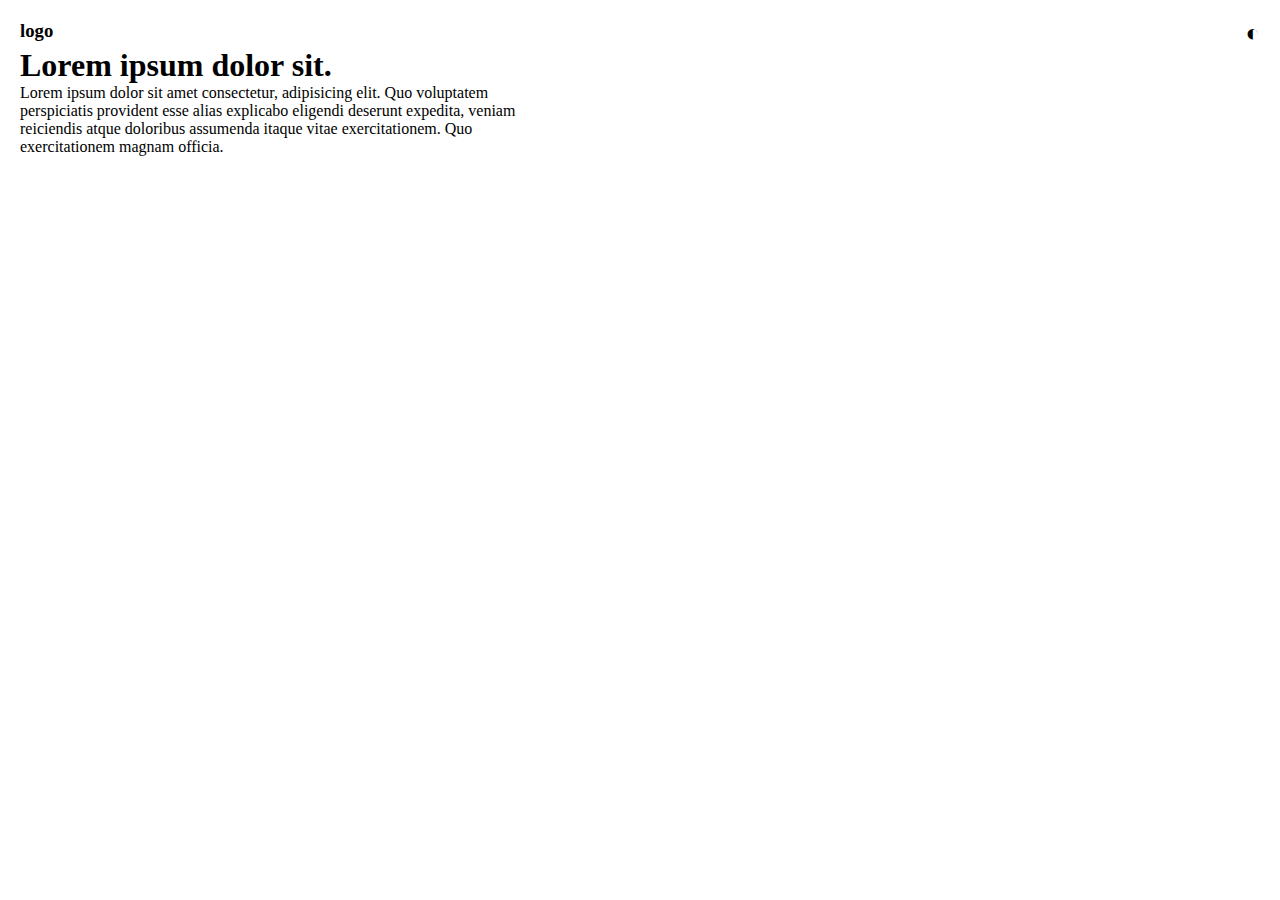
<file: dark-mode/index.html>
<!DOCTYPE html>
<html lang="en">
<head>
  <meta charset="UTF-8">
  <meta name="viewport" content="width=device-width, initial-scale=1.0">
  <title>Document</title>
  <link rel="stylesheet" href="css/style.css">
</head>
<body>
<header>
  <h3>logo</h3>
  <h2 onclick="switchDarkMode()">◐</h2>
</header>
<div class="cont">
  <h1>Lorem ipsum dolor sit.</h1>
  <p>
    Lorem ipsum dolor sit amet consectetur, adipisicing elit. Quo voluptatem perspiciatis provident esse alias explicabo eligendi deserunt expedita, veniam reiciendis atque doloribus assumenda itaque vitae exercitationem. Quo exercitationem magnam officia.
  </p>
</div>
</body>
<script src="./js/main.js"></script>
</html>
</file>
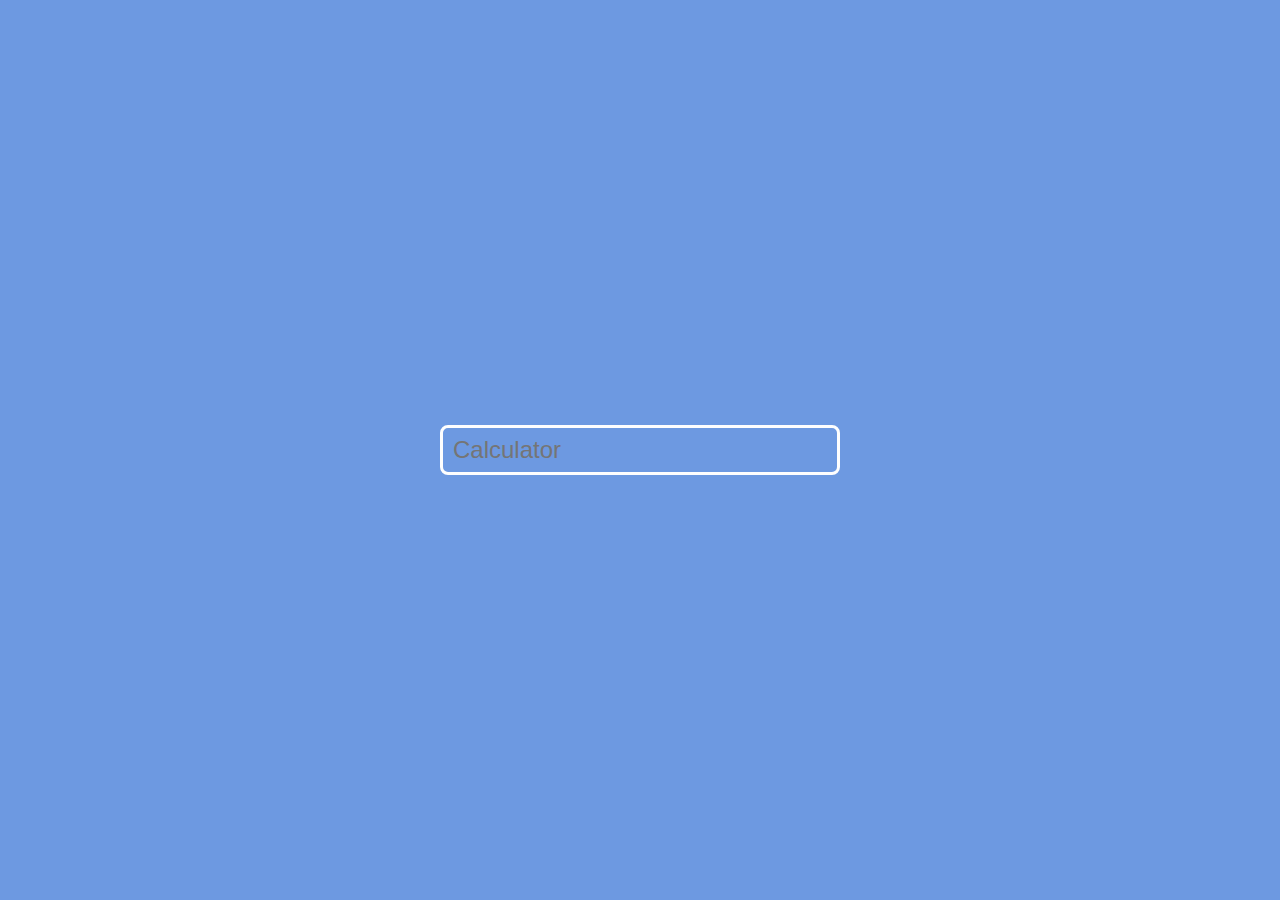
<file: easy-calculator/index.html>
<!DOCTYPE html>
<html lang="en">
<head>
    <meta charset="UTF-8">
    <meta name="viewport" content="width=device-width, initial-scale=1.0">
    <title>Document</title>
    <link rel="stylesheet" href="style.css">
</head>
<body>
<div class="cont">
    <input placeholder="Calculator" type="text" id="calc">
</div>
<script src="main.js"></script>
</body>
</html>
</file>
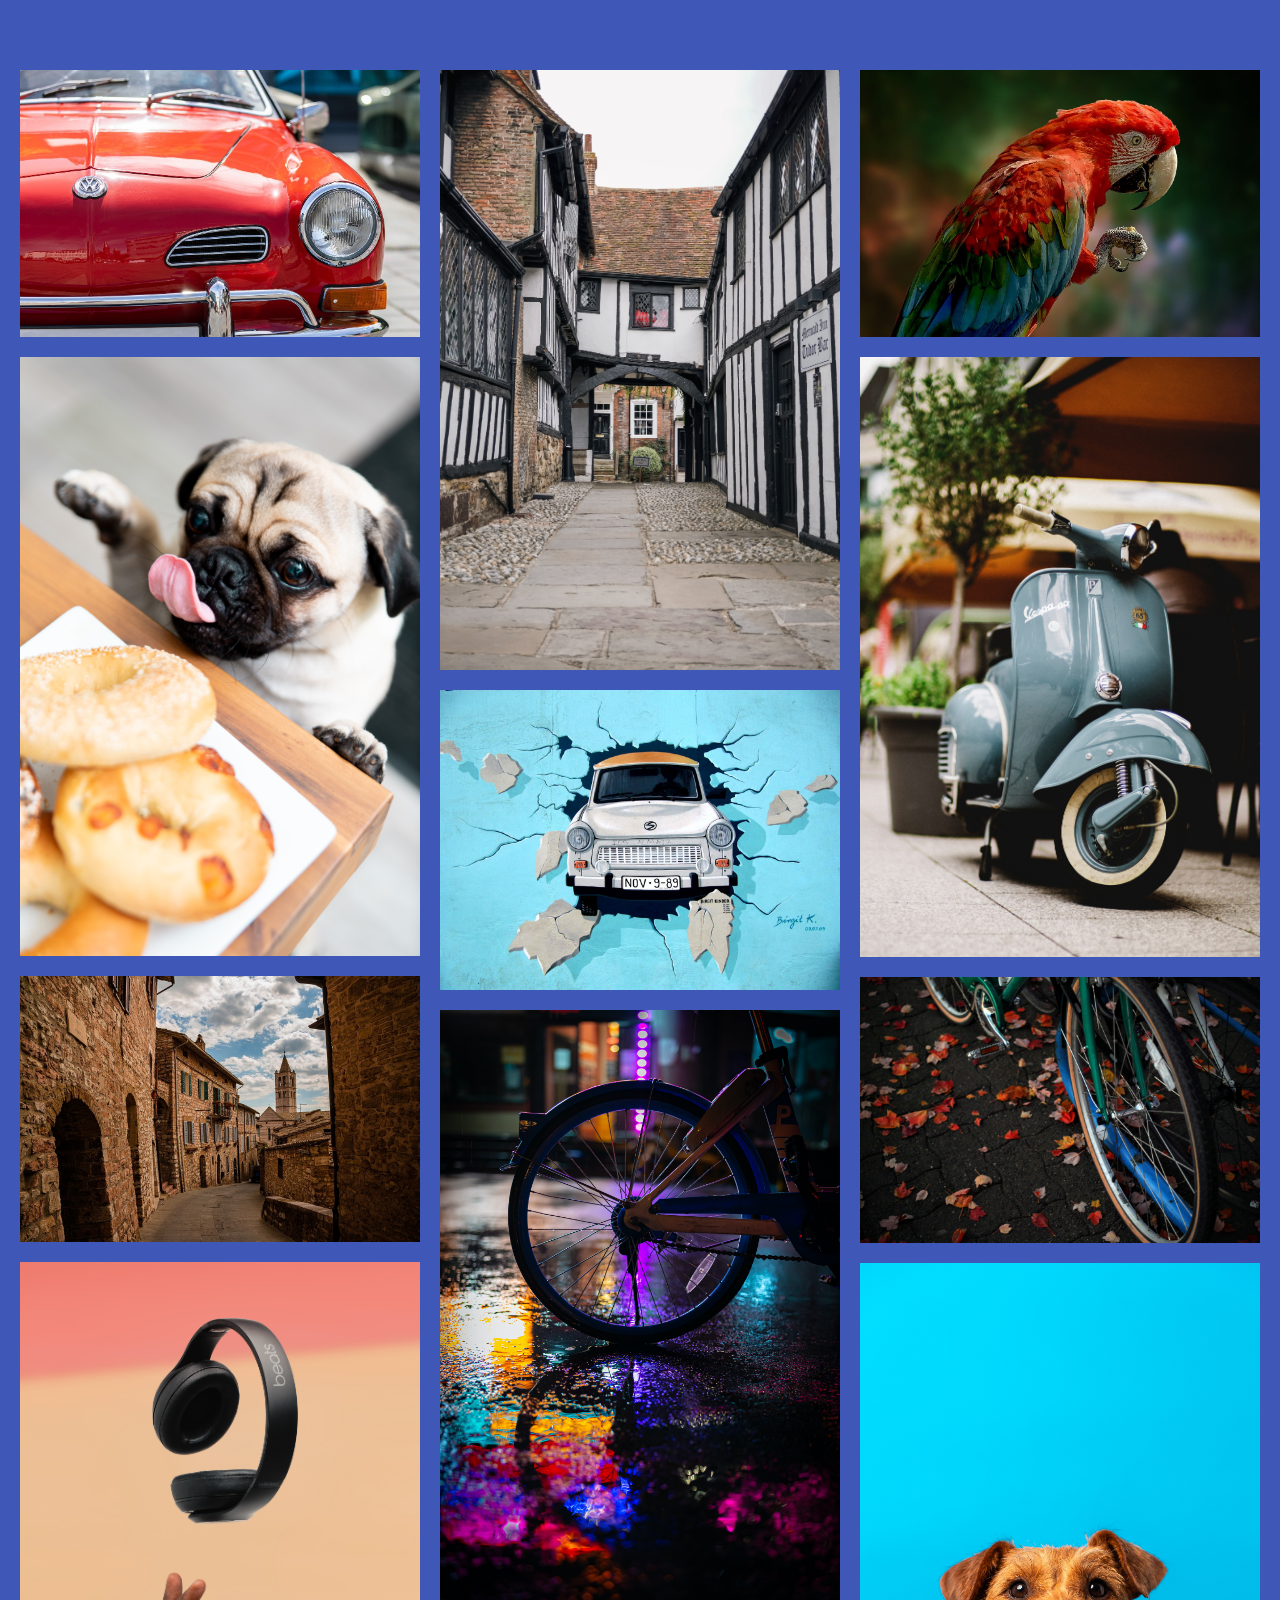
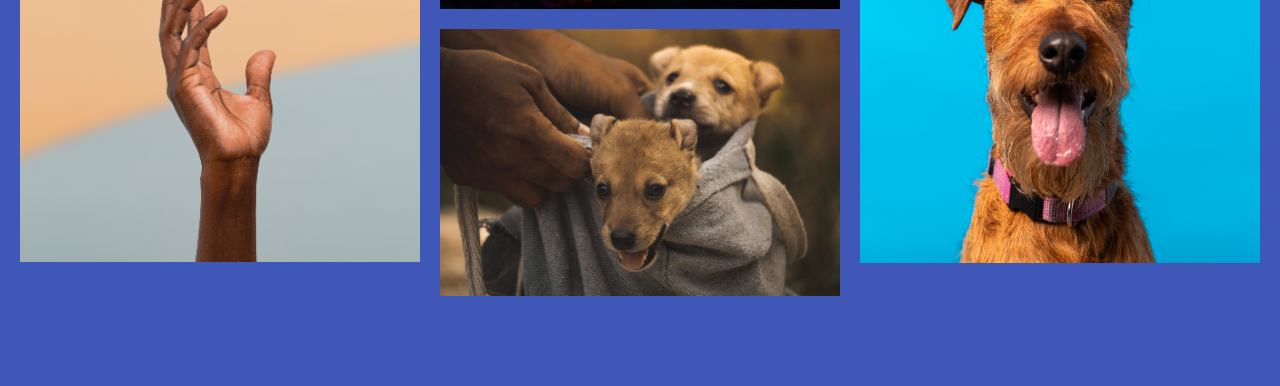
<file: img-modal/index.html>
<!DOCTYPE html>
<html>
<head>
    <meta charset="UTF-8">
    <meta name="viewport" content="width=device-width, initial-scale=1.0">
    <title>Document</title>
    <link rel="stylesheet" href="css/style.css">
</head>
<div class="cont">
    <div class="col">
        <img src="img/1.jpg">
        <img src="img/2.jpg">
        <img src="img/3.jpg">
        <img src="img/4.jpg">
    </div>
    <div class="col">
        <img src="img/5.jpg">
        <img src="img/6.jpg">
        <img src="img/7.jpg">
        <img src="img/8.jpg">
    </div>
    <div class="col">
        <img src="img/9.jpg">
        <img src="img/10.jpg">
        <img src="img/11.jpg">
        <img src="img/12.jpg">
    </div>
</div>

<div id="modal">
    <span id="close_icon">✖</span>
    <img id="modalImg">
</div>

<body>
</body>
<script src="./js/main.js"></script>
</html>
</file>
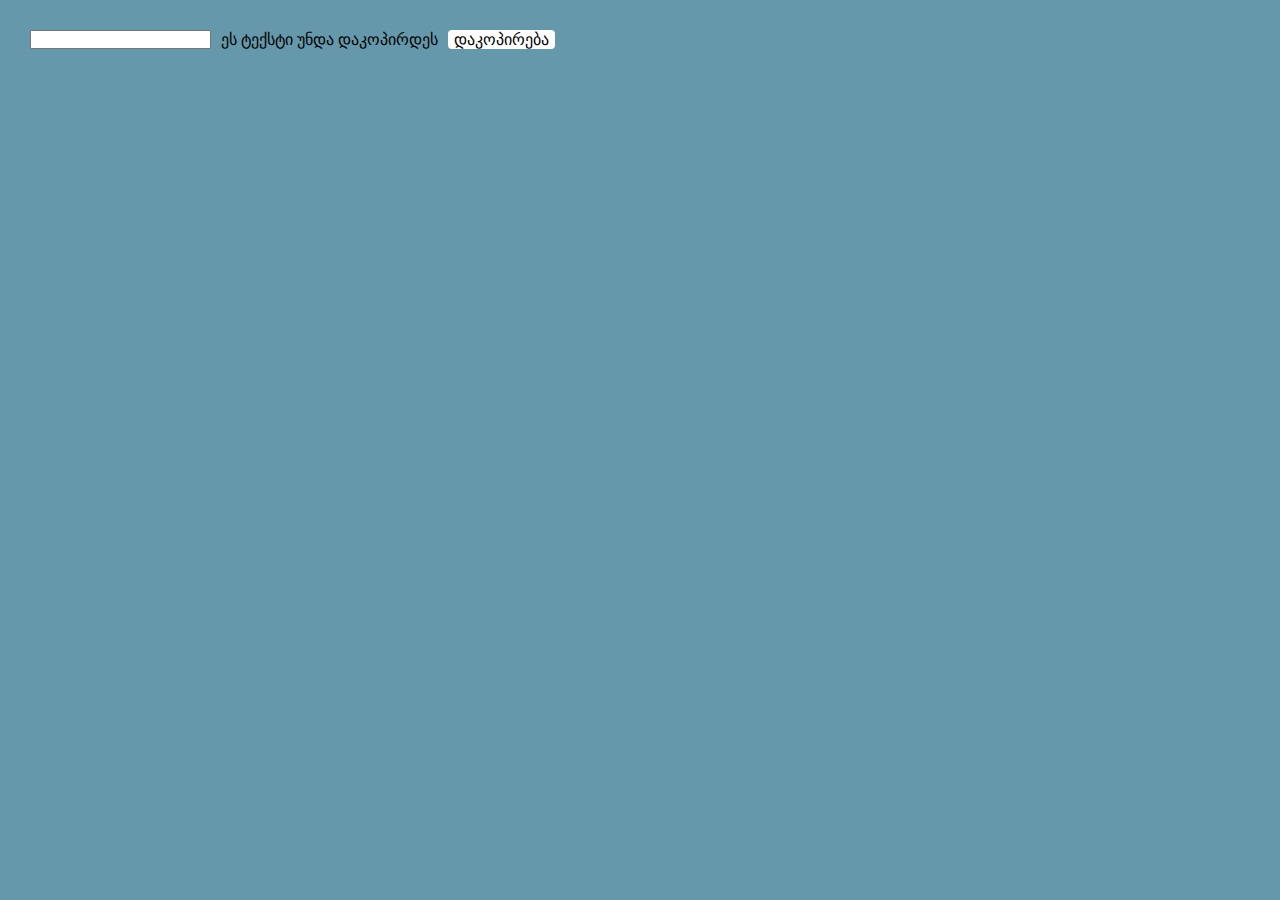
<file: js-copy-text/index.html>
<!DOCTYPE html>
<html lang="en">
<head>
    <meta charset="UTF-8">
    <meta name="viewport" content="width=device-width, initial-scale=1.0">
    <title>Document</title>
    <link rel="stylesheet" href="style.css">
</head>
<body>

<div class="cont">
    <input type="text" id="inputText">
    <div id="text">
        ეს ტექსტი უნდა დაკოპირდეს
    </div>
    <div class="btn copy-text">დაკოპირება</div>
</div>

<script src="main.js"></script>
</body>
</html>
</file>
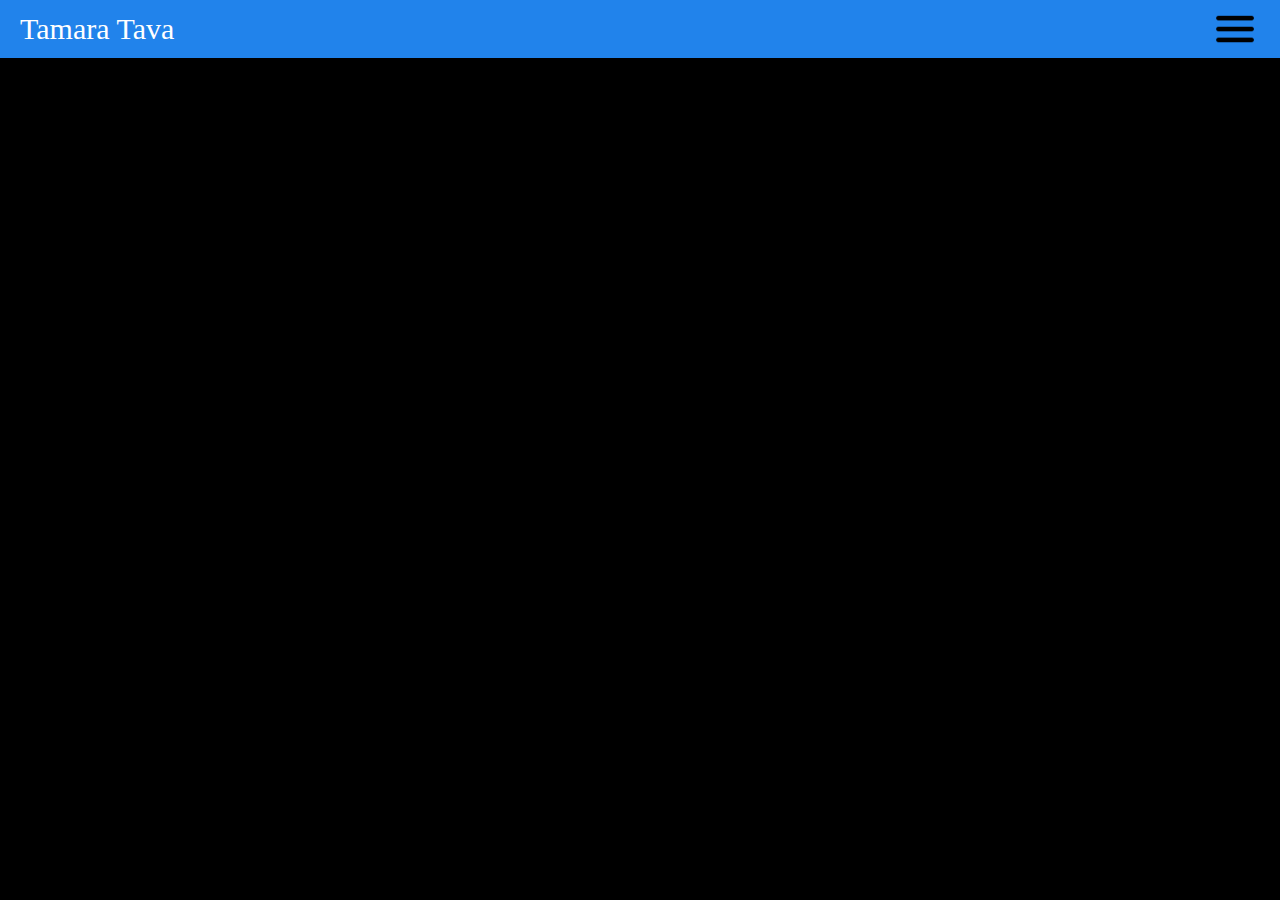
<file: js-side-menu/index.html>
<!DOCTYPE html>
<html lang="en">
<head>
    <meta charset="UTF-8">
    <meta name="viewport" content="width=device-width, initial-scale=1.0">
    <title>Document</title>
    <link rel="stylesheet" href="css/style.css">
</head>
<body>
<header>
    <div class="logo">Tamara Tava</div>
    <img src="img/menu.png" class="menu-icon" onclick="showMenu()">
</header>
<nav>
    <ul class="menu">
        <li>Home</li>
        <li>News</li>
        <li>Blogs</li>
        <li>About us</li>
    </ul>
</nav>
</body>
<script src="js/main.js"></script>
</html>
</file>
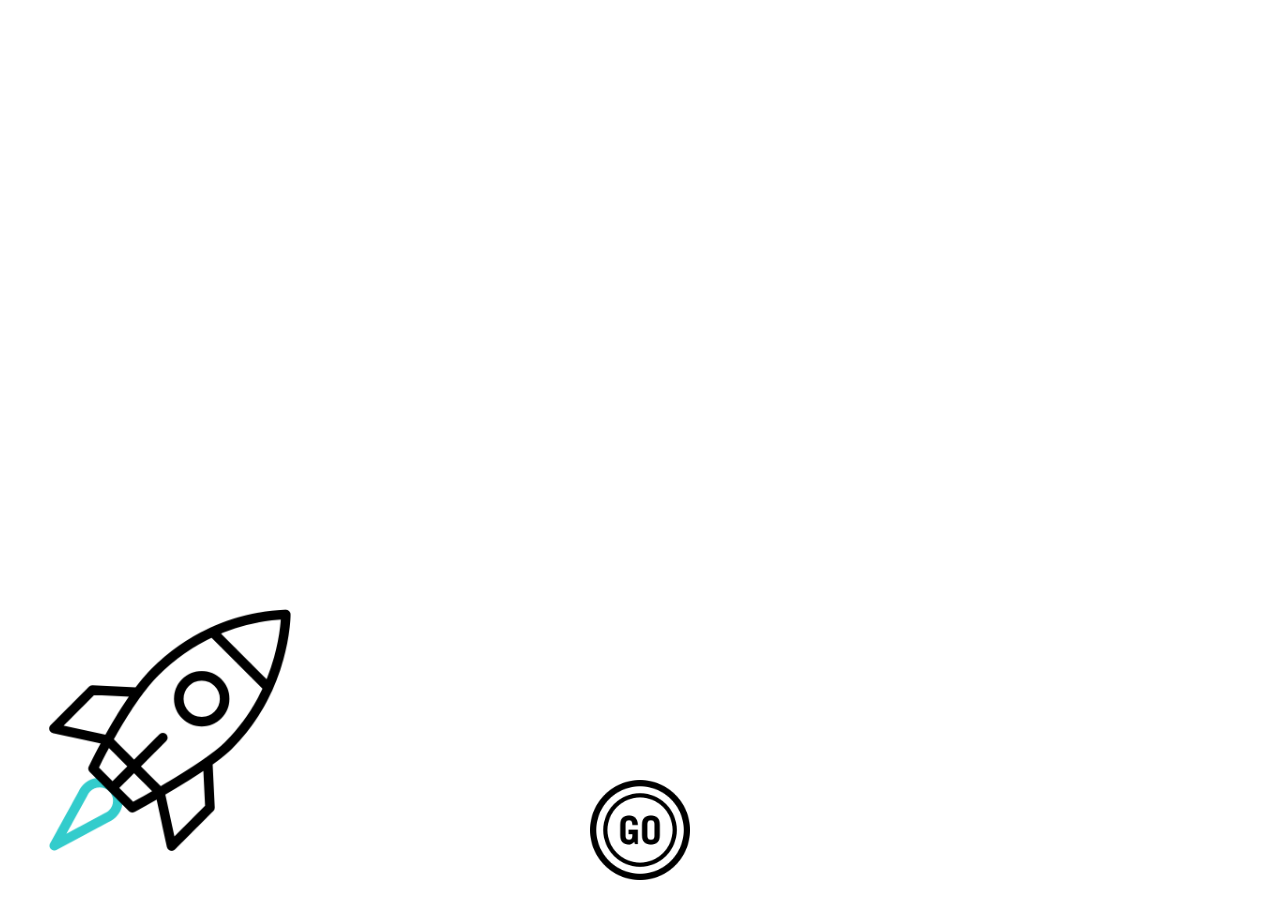
<file: moving-rocket/index.html>
<!DOCTYPE html>
<html>
<head>
    <meta charset="UTF-8">
    <meta name="viewport" content="width=device-width, initial-scale=1.0">
    <title>Document</title>
    <style>
        body {
            overflow-x: hidden;
        }
        .rocket, .go {
            position: absolute;
            bottom: 20px;
        }
        .rocket {
            width: 300px;
            left: 20px;
        }
        .go {
            cursor: pointer;
            width: 100px;
            left: 50%;
            transform: translateX(-50%);
        }
        .rocket.start {
            animation-name: fly;
            animation-duration: 2s;
        }
        @keyframes fly {
            from {}
            to {
                transform: translate(100vw,-100vh);
            }
        }
    </style>
</head>
<body>
<div class="racket-place">
    <img src="img/rocket.gif" class="rocket">
    <img src="img/go.png" class="go" onclick="startFly()">
</div>
</body>
<script>
    function startFly() {
        const racket = document.querySelector(".rocket")
        racket.classList.add('start')

        setTimeout(()=>{
            racket.classList.remove('start')
        },2000)
    }
</script>
</html>
</file>
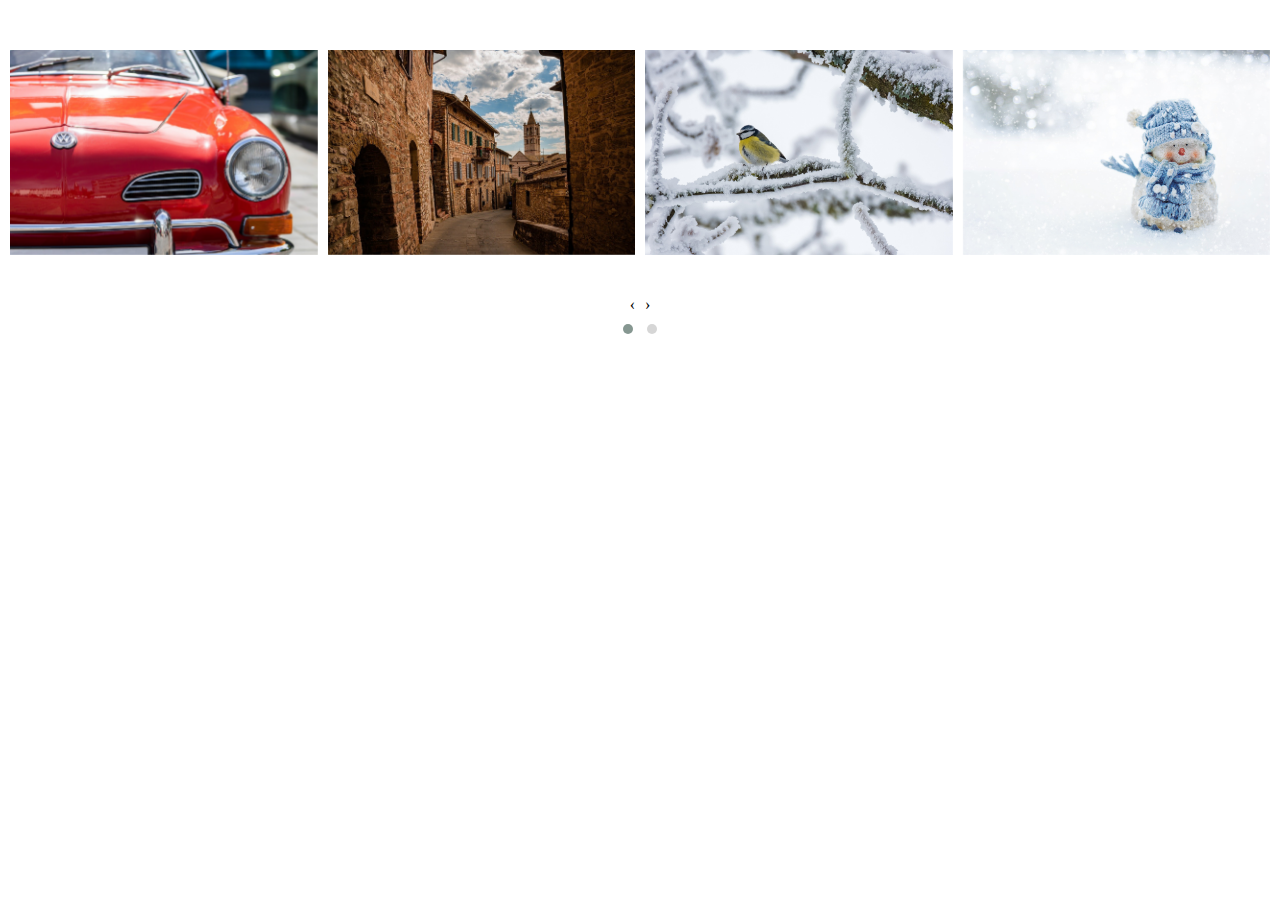
<file: Owl-Carousel2/index.html>
<!DOCTYPE html>
<html>
<head>
    <meta charset="UTF-8">
    <meta name="viewport" content="width=device-width, initial-scale=1.0">
    <title>Slider</title>
    <link rel="stylesheet" href="css/owl.carousel.min.css">
    <link rel="stylesheet" href="css/owl.theme.default.min.css">
    <link rel="stylesheet" href="css/style.css">
</head>
<body>

<div class="owl-carousel owl-theme">
    <div class="item">
        <img src="img/1.jpg">
    </div>
    <div class="item">
        <img src="img/2.jpg">
    </div>
    <div class="item">
        <img src="img/3.jpg">
    </div>
    <div class="item">
        <img src="img/4.jpg">
    </div>
    <div class="item">
        <img src="img/5.jpg">
    </div>
    <div class="item">
        <img src="img/6.jpg">
    </div>
    <div class="item">
        <img src="img/7.jpg">
    </div>
    <div class="item">
        <img src="img/8.jpg">
    </div>
</div>

</body>
<script src="js/jquery.min.js"></script>
<script src="js/owl.carousel.min.js"></script>
<script src="js/main.js"></script>
</html>
</file>
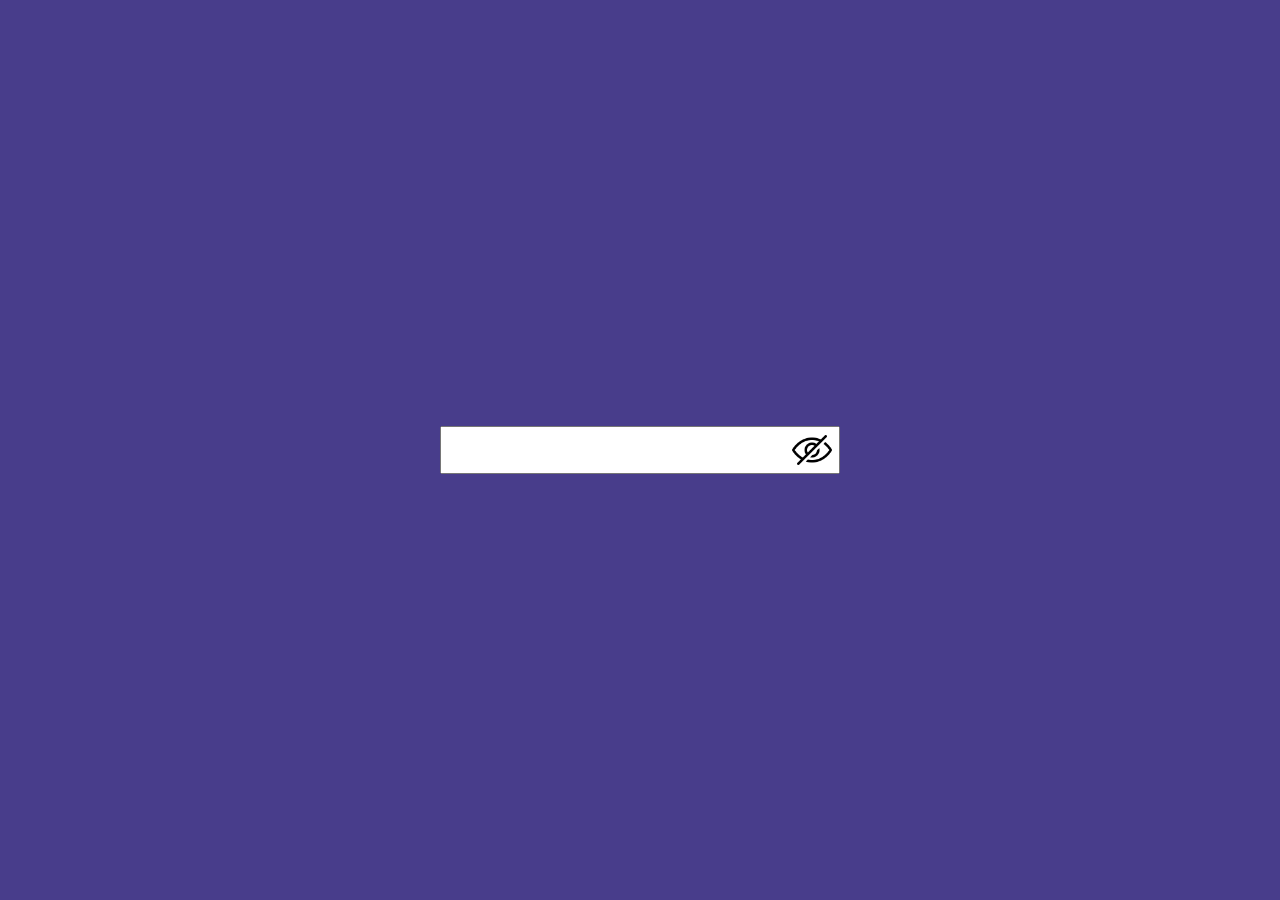
<file: password-hide-show/index.html>
<!DOCTYPE html>
<html lang="en">
<head>
    <meta charset="UTF-8">
    <meta name="viewport" content="width=device-width, initial-scale=1.0">
    <link rel="stylesheet" href="css/style.css">
    <title>Document</title>
</head>
<body>

<div class="input-wrapper">
    <input type="password" id="pasw">
    <img src="img/hide.png" onclick="hideShowPasw(this)">
</div>

<script src="js/main.js"></script>
</body>
</html>
</file>
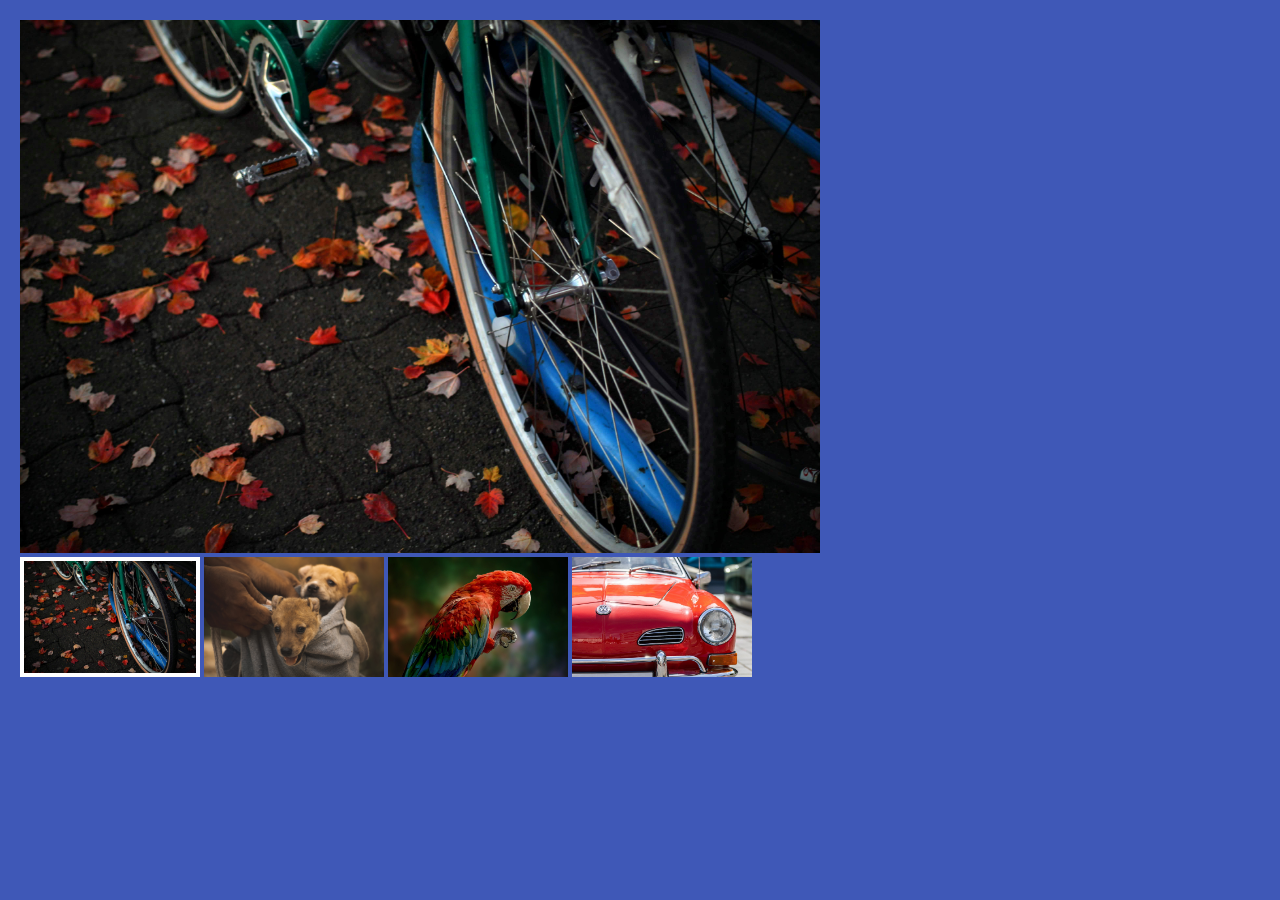
<file: pic-gallery-frame/index.html>
<!DOCTYPE html>
<html lang="en">
<head>
  <meta charset="UTF-8">
  <meta name="viewport" content="width=device-width, initial-scale=1.0">
  <title>Document</title>
  <link rel="stylesheet" href="css/style.css">
</head>
<body>
<div class="cont">
  <img src="img/11.jpg" id="coverImg">
  <div class="imgs">
    <img src="img/11.jpg" class="active">
    <img src="img/8.jpg">
    <img src="img/bird.jpg">
    <img src="img/car.jpg">
  </div>
</div>
</body>
<script src="./js/main.js"></script>
</html>
</file>
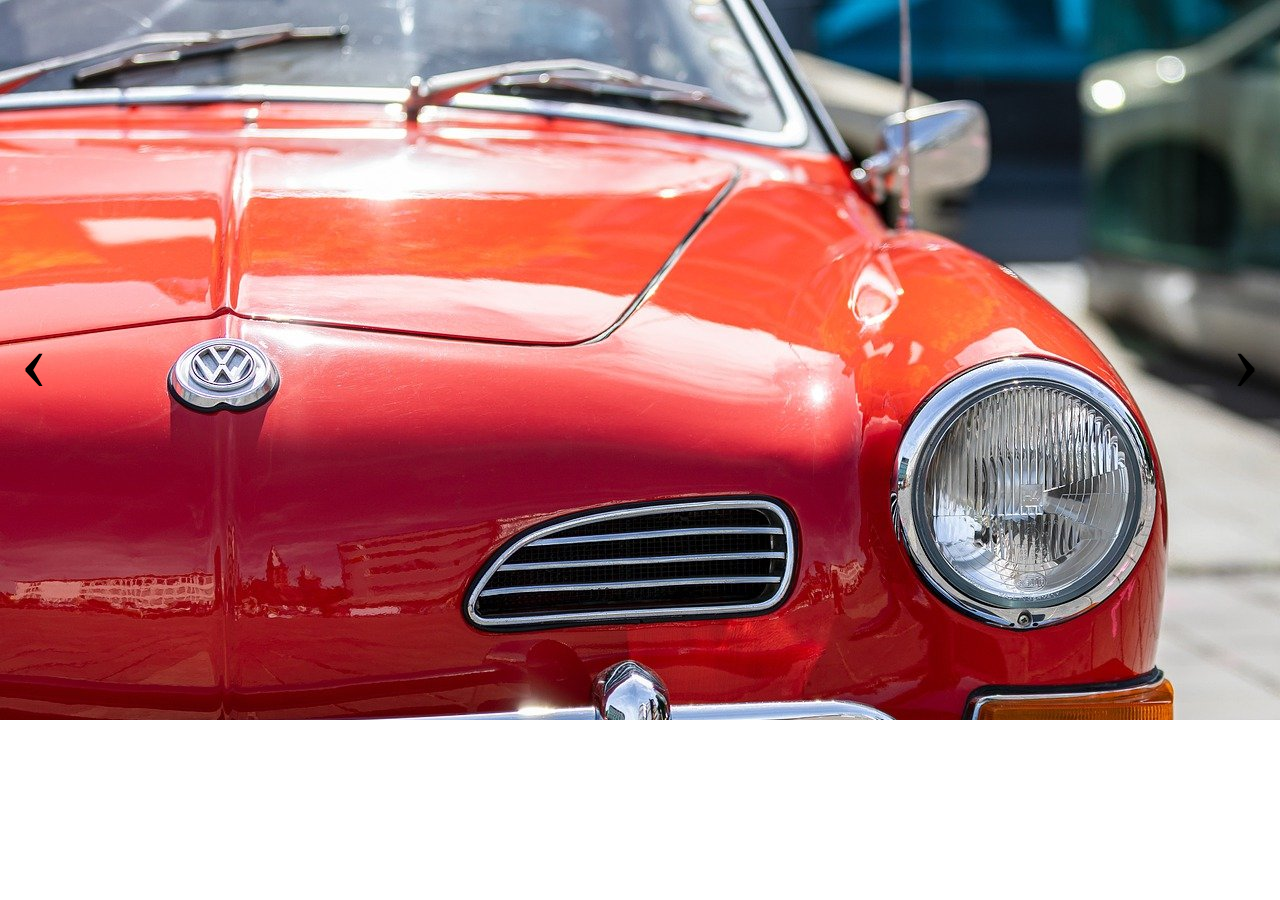
<file: slider/index.html>
<!DOCTYPE html>
<html lang="en">

<head>
  <meta charset="UTF-8">
  <meta name="viewport" content="width=device-width, initial-scale=1.0">
  <title>Slider</title>
  <link rel="stylesheet" href="css/style.css">
</head>

<body>
<div class="slider">
  <div class="slides">
    <img src="img/1.jpg" class="active">
    <img src="img/2.jpg">
    <img src="img/3.jpg">
    <img src="img/4.jpg">
    <img src="img/5.jpg">
    <img src="img/6.jpg">
    <img src="img/7.jpg">
    <img src="img/8.jpg">
  </div>
  <div class="left-arrow" onclick="prevSlide()"> ‹ </div>
  <div class="right-arrow" onclick="nextSlide()"> › </div>
</div>
</body>
<script src="js/main.js"></script>

</html>
</file>
<file: dark-mode/css/style.css>
* {
    margin: 0;
    padding: 0;
    box-sizing: border-box;
}

body {
    padding: 20px;
}
/*  */
body.dark {
    background-color: black;
    color: white;
}
body.dark .cont h1 {
    color: blueviolet;
}
/*  */
header {
    display: flex;
    justify-content: space-between;
}
header h2 {
    cursor: pointer;
}
/*  */

.cont {
    max-width: 500px;
}
</file>
<file: easy-calculator/style.css>
* {
    margin: 0;
    padding: 0;
    box-sizing: border-box;
}

.cont {
    display: flex;
    justify-content: center;
    align-items: center;
    width: 100%;
    height: 100vh;
    background-color: rgb(109, 153, 225);
}

#calc {
    width: 400px;
    height: 50px;
    padding: 0 10px;
    font-size: 24px;
    background-color: transparent;
    border: 3px solid rgb(254, 254, 254);
    color: rgb(0, 0, 0);
    border-radius: 8px;
}

#calc:focus {
    outline: none;
}
</file>
<file: img-modal/css/style.css>
* {
    margin: 0;
    padding: 0;
    box-sizing: border-box;
}

body {
    background-color: rgba(44, 71, 176, 0.91);
    color: whitesmoke;
    padding: 20px;
}

/*  */

.cont {
    max-width: 1400px;
    margin: 50px auto;
    display: grid;
    grid-template-columns: repeat(3,1fr);
    column-gap: 20px;
}

.cont .col img {
    cursor: pointer;
    width: 100%;
    vertical-align: middle;
    margin-bottom: 20px;
}

/* modal */

#modal {
    position: fixed;
    top: 0;
    left: 0;
    width: 100%;
    height: 100%;
    background-color: rgba(0, 0, 0, 0.714);
    justify-content: center;
    align-items: center;
    display: none;
}

#close_icon {
    cursor: pointer;
    position: fixed;
    top: 30px;
    right: 30px;
    font-size: 30px;
}

#modal img {
    max-width: calc(100% - 120px);
    max-height: 90%;
}
</file>
<file: js-copy-text/style.css>
* {
    margin: 0;
    padding: 0;
    box-sizing: border-box;
}

body {
    background-color: rgb(102, 152, 172);
}

.cont {
    display: flex;
    gap: 10px;
    padding: 30px;
}

.btn {
    background-color: white;
    padding: 0 6px;
    border-radius: 4px;
    cursor: pointer;
}
</file>
<file: js-side-menu/css/style.css>
* {
    margin: 0;
    padding: 0;
    box-sizing: border-box;
}

body {
    background-color: rgb(0, 0, 0);
    color: white;
}

header {
    display: flex;
    justify-content: space-between;
    align-items: center;
    background-color: #2183eb;
    padding: 4px 20px;
}

header .logo {
    font-size: 30px;
}

header .menu-icon {
    width: 50px;
    cursor: pointer;
}

nav {
    width: 0;
    height: 100%;
    background-color: #2183eb;
    box-shadow: 2px 2px 8px #333;
    position: fixed;
    top: 0;
    left: 0;
    font-size: 40px;
    overflow: hidden;
    transition: .4s;
}

nav.active {
    width: 300px;
}

.menu {
    list-style: none;
    padding: 20px;
}

.menu li {
    white-space: nowrap;
}
</file>
<file: Owl-Carousel2/css/style.css>
* {
    margin: 0;
    padding: 0;
    box-sizing: border-box;
}

.owl-carousel {
    margin-top: 50px;
    padding: 0 10px;
}
</file>
<file: password-hide-show/css/style.css>
* {
    padding: 0;
    margin: 0;
    box-sizing: border-box;
}

body {
    background-color: darkslateblue;
    display: flex;
    justify-content: center;
    align-items: center;
    min-height: 100vh;
}

.input-wrapper {
    position: relative;
}

.input-wrapper input {
    font-size: 30px;
    padding: 5px;
}

/*.input-wrapper input:focus {*/
/*    outline: none;*/
/*}*/

.input-wrapper img {
    position: absolute;
    top: 50%;
    transform: translateY(-50%);
    right: 8px;
    cursor: pointer;
    width: 40px;
}
</file>
<file: pic-gallery-frame/css/style.css>
* {
    margin: 0;
    padding: 0;
    box-sizing: border-box;
}

body {
    background-color: rgba(44, 71, 176, 0.91);
    color: whitesmoke;
    padding: 20px;
}

/*  */
.cont {
    width: 800px;
}

.cont > img {
    width: 100%;
}

.imgs img {
    width: 180px;
    height: 120px;
    cursor: pointer;
}

.active {
    border: 4px solid white;
}
</file>
<file: slider/css/style.css>
* {
    margin: 0;
    padding: 0;
    box-sizing: border-box;
}

.slider {
    position: relative;
    height: 80vh;
    overflow: hidden;
}

.slides img {
    width: 100%;
    height: 100%;
    object-fit: cover;
    display: none;
}

.slider .active {
    display: block !important;
    animation: showImg .5s forwards;
}

@keyframes showImg {
    from {
        opacity: 0;
    }
    to {
        opacity: 1;
    }
}

.left-arrow, .right-arrow {
    cursor: pointer;
    position: absolute;
    top: 50%;
    transform: translateY(-50%);
    font-size: 84px;
    user-select: none;
    /* color: white; */
}

.left-arrow {
    left: 20px;
}

.right-arrow {
    right: 20px;
}
</file>
